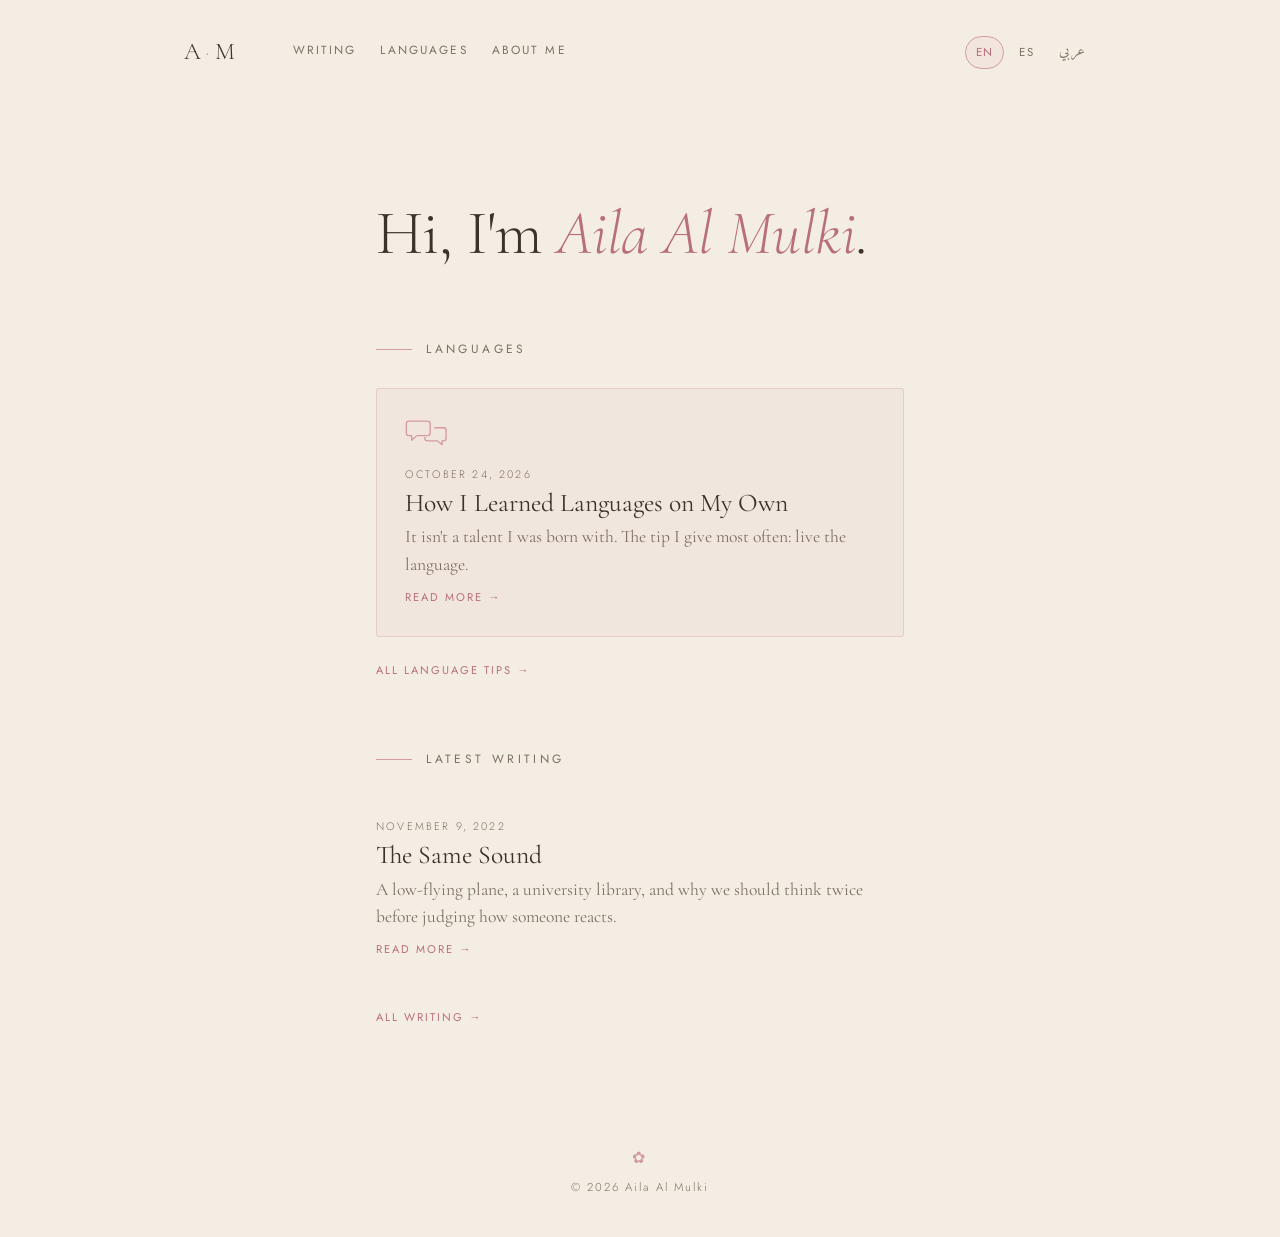
<file: index.html>
<!doctype html>
<html lang="en" dir="ltr">
<head>
  <meta charset="utf-8">
  <meta name="viewport" content="width=device-width, initial-scale=1">
  <title>Aila Al Mulki</title>
  <meta name="description" content="Personal blog of Aila Al Mulki — researcher and developer at VirusTotal, working on malware and AI.">
  <link rel="preconnect" href="https://fonts.googleapis.com">
  <link rel="preconnect" href="https://fonts.gstatic.com" crossorigin>
  <link href="https://fonts.googleapis.com/css2?family=Cormorant+Garamond:ital,wght@0,300;0,400;0,500;1,300;1,400&family=Jost:wght@300;400&family=Amiri:wght@400;700&display=swap" rel="stylesheet">
  <link rel="stylesheet" href="styles.css?v=20261024e">
</head>
<body>
  <header class="site-header">
    <a class="monogram" href="./" aria-label="Aila Al Mulki — home">A<span>·</span>M</a>

    <nav class="site-nav" aria-label="Main">
      <a href="writing.html" data-i18n="navWriting">Writing</a>
      <a href="languages.html" data-i18n="navLanguages">Languages</a>
      <a href="about.html" data-i18n="navAbout">About me</a>
    </nav>

    <nav class="lang-switch" aria-label="Language">
      <button type="button" data-lang="en" lang="en">EN</button>
      <button type="button" data-lang="es" lang="es">ES</button>
      <button type="button" data-lang="ar" lang="ar" class="ar">عربي</button>
    </nav>
  </header>

  <main>
    <section class="hero">
      <h1 data-i18n="greeting">Hi, I'm <em>Aila Al Mulki</em>.</h1>
    </section>

    <section class="languages-feature" aria-labelledby="languages-title">
      <h2 id="languages-title"><span class="rule" aria-hidden="true"></span><span data-i18n="languagesTitle">Languages</span></h2>
      <ul class="post-list post-cards" data-posts="1" data-section="languages"></ul>
      <a class="more-link" href="languages.html" data-i18n="allLanguages">All language tips →</a>
    </section>

    <section class="writing" aria-labelledby="latest-title">
      <h2 id="latest-title"><span class="rule" aria-hidden="true"></span><span data-i18n="latestTitle">Latest writing</span></h2>
      <ul class="post-list" data-posts="2"></ul>
      <a class="more-link" href="writing.html" data-i18n="allWriting">All writing →</a>
    </section>
  </main>

  <footer class="site-footer">
    <span class="flower" aria-hidden="true">✿</span>
    <p dir="ltr">© <span id="year"></span> Aila Al Mulki</p>
  </footer>

  <script src="i18n.js?v=20261024e"></script>
  <script src="posts.js?v=20261024e"></script>
  <script src="main.js?v=20261024e"></script>
</body>
</html>
</file>
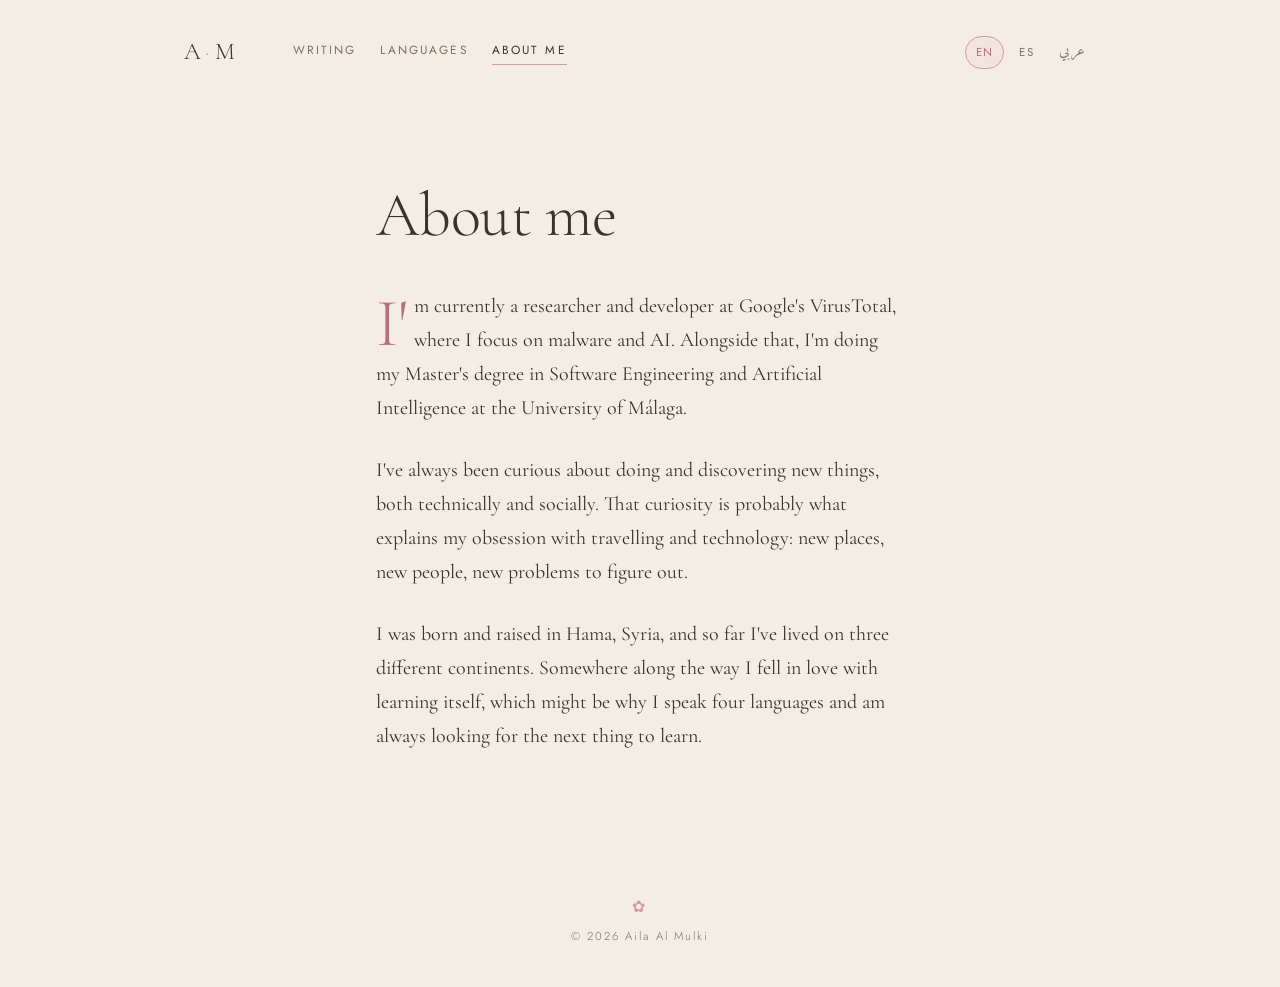
<file: about.html>
<!doctype html>
<html lang="en" dir="ltr">
<head>
  <meta charset="utf-8">
  <meta name="viewport" content="width=device-width, initial-scale=1">
  <title>About me · Aila Al Mulki</title>
  <meta name="description" content="Personal blog of Aila Al Mulki — researcher and developer at VirusTotal, working on malware and AI.">
  <link rel="preconnect" href="https://fonts.googleapis.com">
  <link rel="preconnect" href="https://fonts.gstatic.com" crossorigin>
  <link href="https://fonts.googleapis.com/css2?family=Cormorant+Garamond:ital,wght@0,300;0,400;0,500;1,300;1,400&family=Jost:wght@300;400&family=Amiri:wght@400;700&display=swap" rel="stylesheet">
  <link rel="stylesheet" href="styles.css?v=20261024e">
</head>
<body data-title-key="titleAbout">
  <header class="site-header">
    <a class="monogram" href="./" aria-label="Aila Al Mulki — home">A<span>·</span>M</a>

    <nav class="site-nav" aria-label="Main">
      <a href="writing.html" data-i18n="navWriting">Writing</a>
      <a href="languages.html" data-i18n="navLanguages">Languages</a>
      <a href="about.html" data-i18n="navAbout" aria-current="page">About me</a>
    </nav>

    <nav class="lang-switch" aria-label="Language">
      <button type="button" data-lang="en" lang="en">EN</button>
      <button type="button" data-lang="es" lang="es">ES</button>
      <button type="button" data-lang="ar" lang="ar" class="ar">عربي</button>
    </nav>
  </header>

  <main>
    <section class="about page-top" aria-labelledby="about-title">
      <h1 class="page-title" id="about-title" data-i18n="aboutTitle">About me</h1>

      <div class="prose">
        <p data-i18n="p1"></p>
        <p data-i18n="p2"></p>
        <p data-i18n="p3"></p>
      </div>
    </section>
  </main>

  <footer class="site-footer">
    <span class="flower" aria-hidden="true">✿</span>
    <p dir="ltr">© <span id="year"></span> Aila Al Mulki</p>
  </footer>

  <script src="i18n.js?v=20261024e"></script>
  <script src="posts.js?v=20261024e"></script>
  <script src="main.js?v=20261024e"></script>
</body>
</html>
</file>
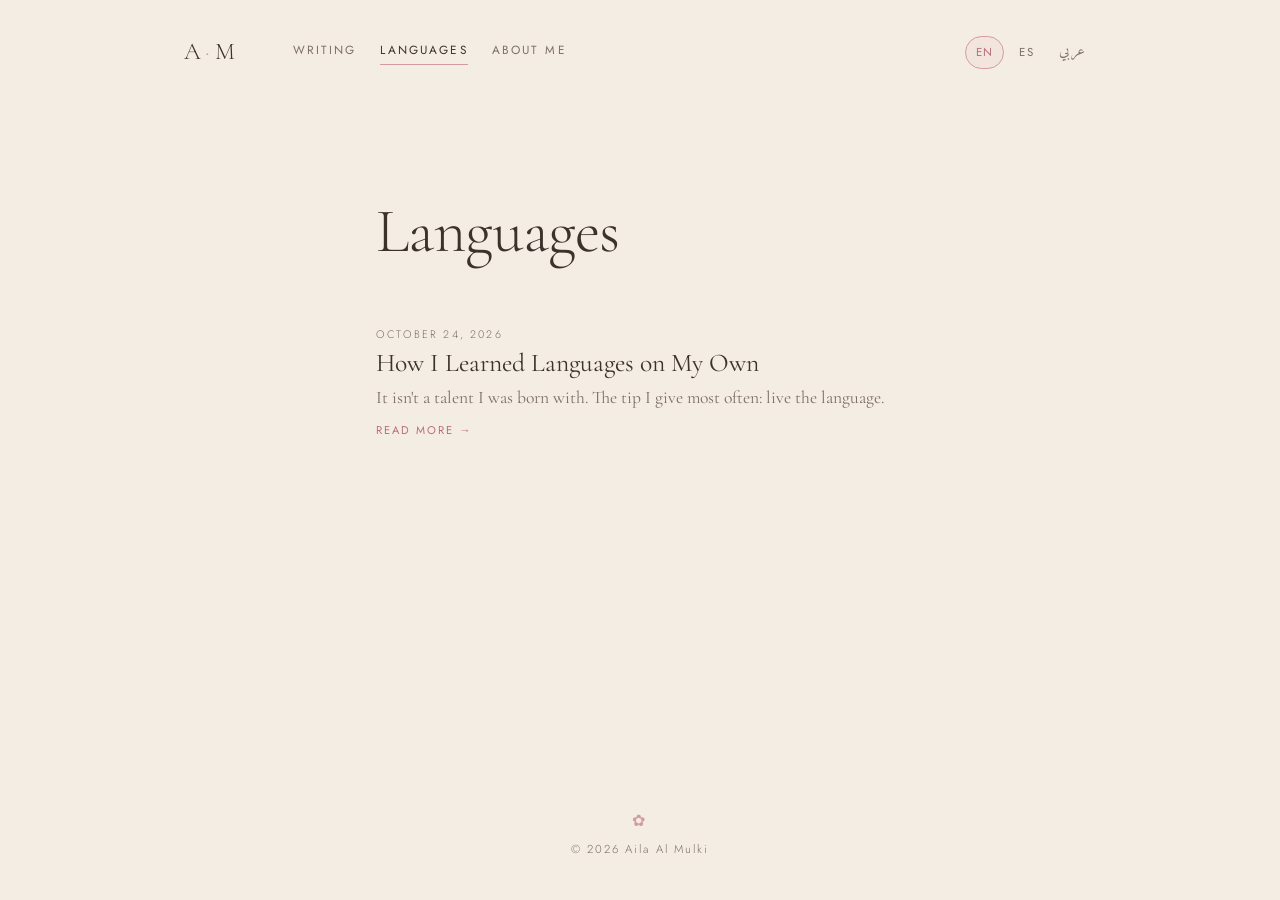
<file: languages.html>
<!doctype html>
<html lang="en" dir="ltr">
<head>
  <meta charset="utf-8">
  <meta name="viewport" content="width=device-width, initial-scale=1">
  <title>Languages · Aila Al Mulki</title>
  <meta name="description" content="Personal blog of Aila Al Mulki — researcher and developer at VirusTotal, working on malware and AI.">
  <link rel="preconnect" href="https://fonts.googleapis.com">
  <link rel="preconnect" href="https://fonts.gstatic.com" crossorigin>
  <link href="https://fonts.googleapis.com/css2?family=Cormorant+Garamond:ital,wght@0,300;0,400;0,500;1,300;1,400&family=Jost:wght@300;400&family=Amiri:wght@400;700&display=swap" rel="stylesheet">
  <link rel="stylesheet" href="styles.css?v=20261024e">
</head>
<body data-title-key="titleLanguages">
  <header class="site-header">
    <a class="monogram" href="./" aria-label="Aila Al Mulki — home">A<span>·</span>M</a>

    <nav class="site-nav" aria-label="Main">
      <a href="writing.html" data-i18n="navWriting">Writing</a>
      <a href="languages.html" data-i18n="navLanguages" aria-current="page">Languages</a>
      <a href="about.html" data-i18n="navAbout">About me</a>
    </nav>

    <nav class="lang-switch" aria-label="Language">
      <button type="button" data-lang="en" lang="en">EN</button>
      <button type="button" data-lang="es" lang="es">ES</button>
      <button type="button" data-lang="ar" lang="ar" class="ar">عربي</button>
    </nav>
  </header>

  <main>
    <section class="writing page-top" aria-labelledby="writing-title">
      <h1 class="page-title" id="writing-title" data-i18n="languagesTitle">Languages</h1>
      <ul class="post-list" data-posts="all" data-section="languages"></ul>
    </section>
  </main>

  <footer class="site-footer">
    <span class="flower" aria-hidden="true">✿</span>
    <p dir="ltr">© <span id="year"></span> Aila Al Mulki</p>
  </footer>

  <script src="i18n.js?v=20261024e"></script>
  <script src="posts.js?v=20261024e"></script>
  <script src="main.js?v=20261024e"></script>
</body>
</html>
</file>
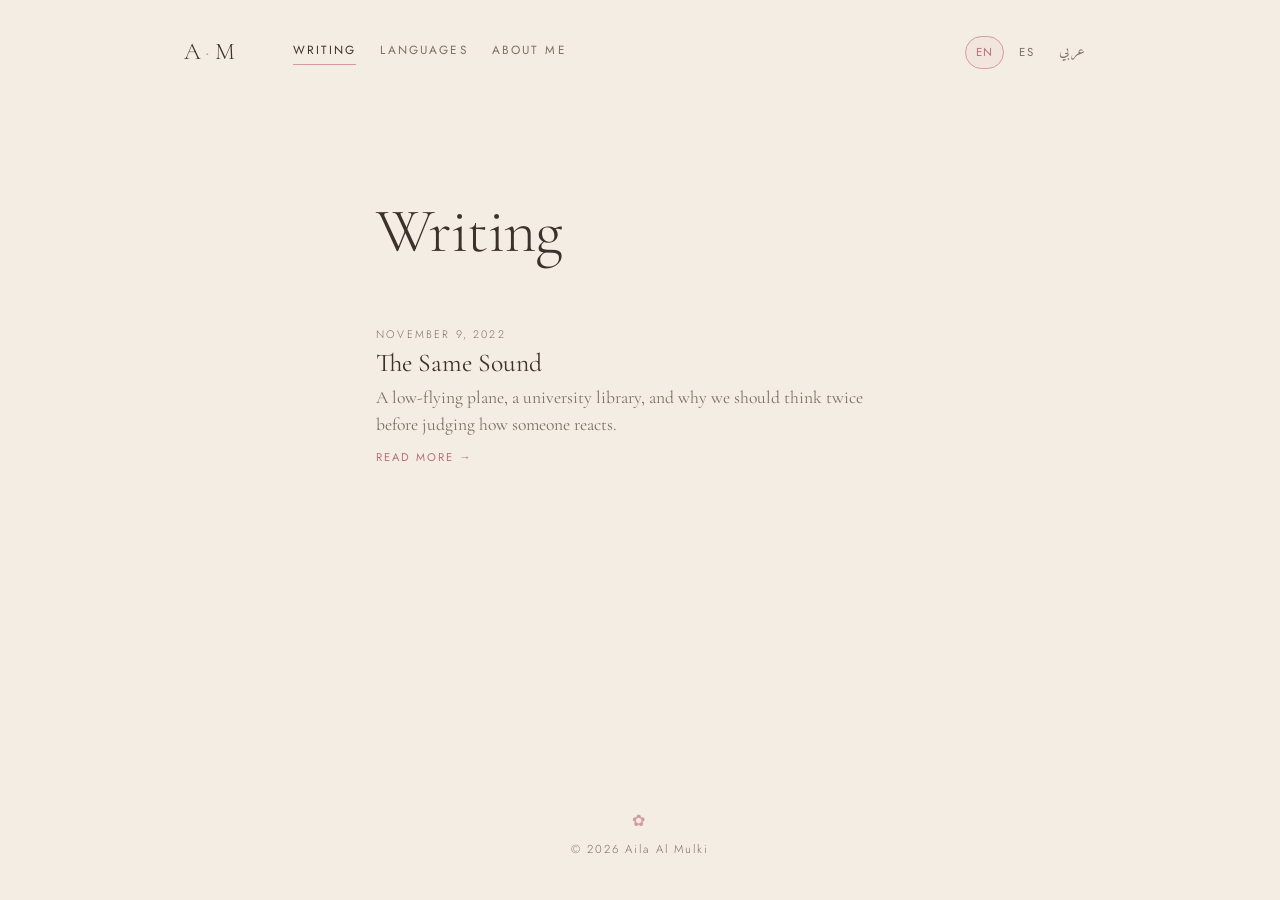
<file: writing.html>
<!doctype html>
<html lang="en" dir="ltr">
<head>
  <meta charset="utf-8">
  <meta name="viewport" content="width=device-width, initial-scale=1">
  <title>Writing · Aila Al Mulki</title>
  <meta name="description" content="Personal blog of Aila Al Mulki — researcher and developer at VirusTotal, working on malware and AI.">
  <link rel="preconnect" href="https://fonts.googleapis.com">
  <link rel="preconnect" href="https://fonts.gstatic.com" crossorigin>
  <link href="https://fonts.googleapis.com/css2?family=Cormorant+Garamond:ital,wght@0,300;0,400;0,500;1,300;1,400&family=Jost:wght@300;400&family=Amiri:wght@400;700&display=swap" rel="stylesheet">
  <link rel="stylesheet" href="styles.css?v=20261024e">
</head>
<body data-title-key="titleWriting">
  <header class="site-header">
    <a class="monogram" href="./" aria-label="Aila Al Mulki — home">A<span>·</span>M</a>

    <nav class="site-nav" aria-label="Main">
      <a href="writing.html" data-i18n="navWriting" aria-current="page">Writing</a>
      <a href="languages.html" data-i18n="navLanguages">Languages</a>
      <a href="about.html" data-i18n="navAbout">About me</a>
    </nav>

    <nav class="lang-switch" aria-label="Language">
      <button type="button" data-lang="en" lang="en">EN</button>
      <button type="button" data-lang="es" lang="es">ES</button>
      <button type="button" data-lang="ar" lang="ar" class="ar">عربي</button>
    </nav>
  </header>

  <main>
    <section class="writing page-top" aria-labelledby="writing-title">
      <h1 class="page-title" id="writing-title" data-i18n="writingTitle">Writing</h1>
      <ul class="post-list" data-posts="all"></ul>
    </section>
  </main>

  <footer class="site-footer">
    <span class="flower" aria-hidden="true">✿</span>
    <p dir="ltr">© <span id="year"></span> Aila Al Mulki</p>
  </footer>

  <script src="i18n.js?v=20261024e"></script>
  <script src="posts.js?v=20261024e"></script>
  <script src="main.js?v=20261024e"></script>
</body>
</html>
</file>
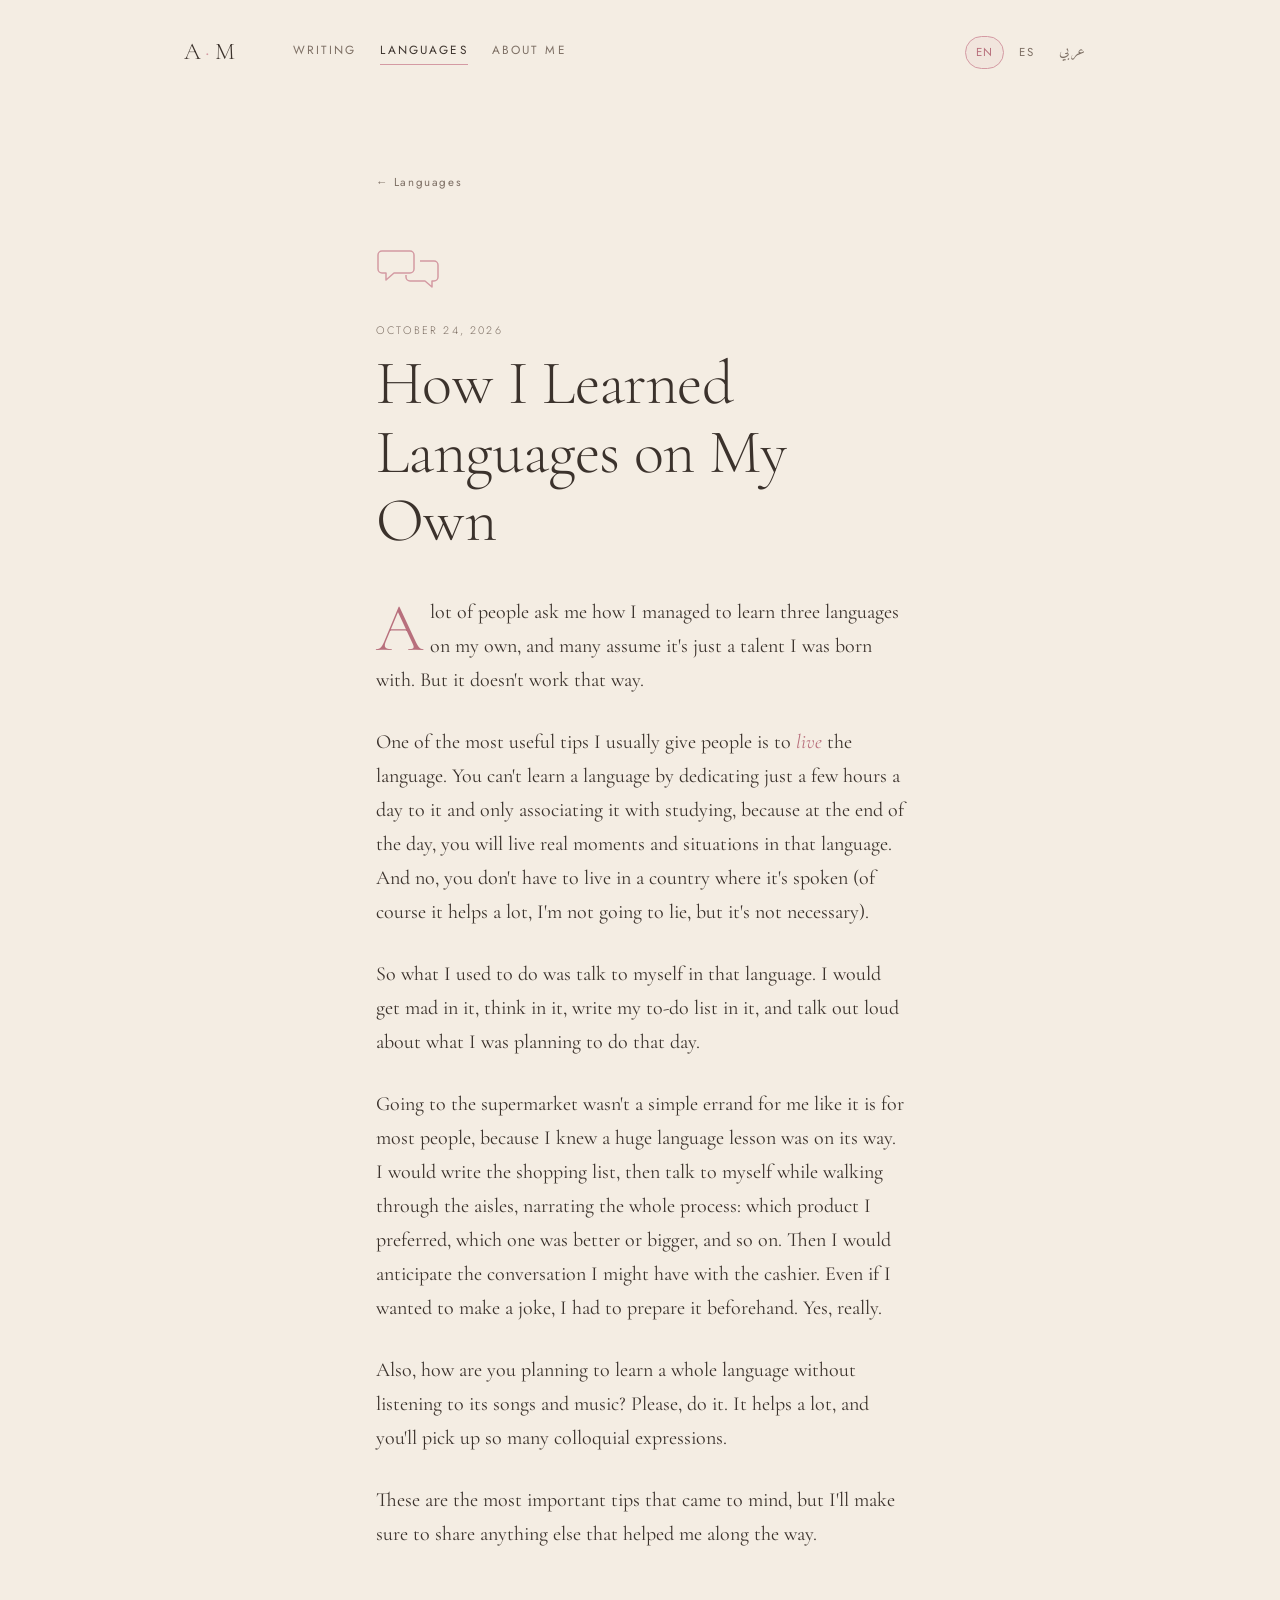
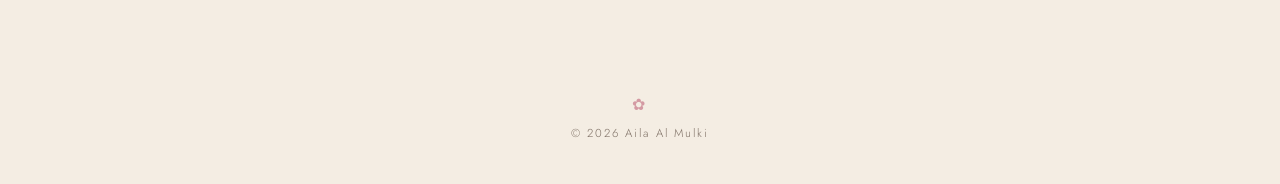
<file: posts/how-i-learned-languages-on-my-own.html>
<!doctype html>
<html lang="en" dir="ltr">
<head>
  <meta charset="utf-8">
  <meta name="viewport" content="width=device-width, initial-scale=1">
  <title>How I Learned Languages on My Own · Aila Al Mulki</title>
  <meta name="description" content="It isn't a talent I was born with. The tip I give most often: live the language.">
  <link rel="preconnect" href="https://fonts.googleapis.com">
  <link rel="preconnect" href="https://fonts.gstatic.com" crossorigin>
  <link href="https://fonts.googleapis.com/css2?family=Cormorant+Garamond:ital,wght@0,300;0,400;0,500;1,300;1,400&family=Jost:wght@300;400&family=Amiri:wght@400;700&display=swap" rel="stylesheet">
  <link rel="stylesheet" href="../styles.css?v=20261024e">
</head>
<body data-post="how-i-learned-languages-on-my-own">
  <header class="site-header">
    <a class="monogram" href="../" aria-label="Aila Al Mulki — home">A<span>·</span>M</a>

    <nav class="site-nav" aria-label="Main">
      <a href="../writing.html" data-i18n="navWriting">Writing</a>
      <a href="../languages.html" data-i18n="navLanguages" aria-current="page">Languages</a>
      <a href="../about.html" data-i18n="navAbout">About me</a>
    </nav>

    <nav class="lang-switch" aria-label="Language">
      <button type="button" data-lang="en" lang="en">EN</button>
      <button type="button" data-lang="es" lang="es">ES</button>
      <button type="button" data-lang="ar" lang="ar" class="ar">عربي</button>
    </nav>
  </header>

  <main>
    <article class="post">
      <a class="back" href="../languages.html" data-i18n="back">← Languages</a>

      <header class="post-header">
        <svg class="post-icon" viewBox="0 0 64 48" aria-hidden="true">
          <path d="M6 6h28a4 4 0 0 1 4 4v14a4 4 0 0 1-4 4H18l-8 7v-7H6a4 4 0 0 1-4-4V10a4 4 0 0 1 4-4z"/>
          <path d="M44 16h14a4 4 0 0 1 4 4v12a4 4 0 0 1-4 4h-2v6l-7-6H34a4 4 0 0 1-4-4v-2"/>
        </svg>
        <time datetime="2026-10-24" data-i18n="postDate">October 24, 2026</time>
        <h1 data-i18n="postTitle">How I Learned Languages on My Own</h1>
      </header>

      <div class="prose" data-i18n="body"></div>
    </article>
  </main>

  <footer class="site-footer">
    <span class="flower" aria-hidden="true">✿</span>
    <p dir="ltr">© <span id="year"></span> Aila Al Mulki</p>
  </footer>

  <script src="../i18n.js?v=20261024e"></script>
  <script src="../posts.js?v=20261024e"></script>
  <script src="how-i-learned-languages-on-my-own.js?v=20261024e"></script>
  <script src="../main.js?v=20261024e"></script>
</body>
</html>
</file>
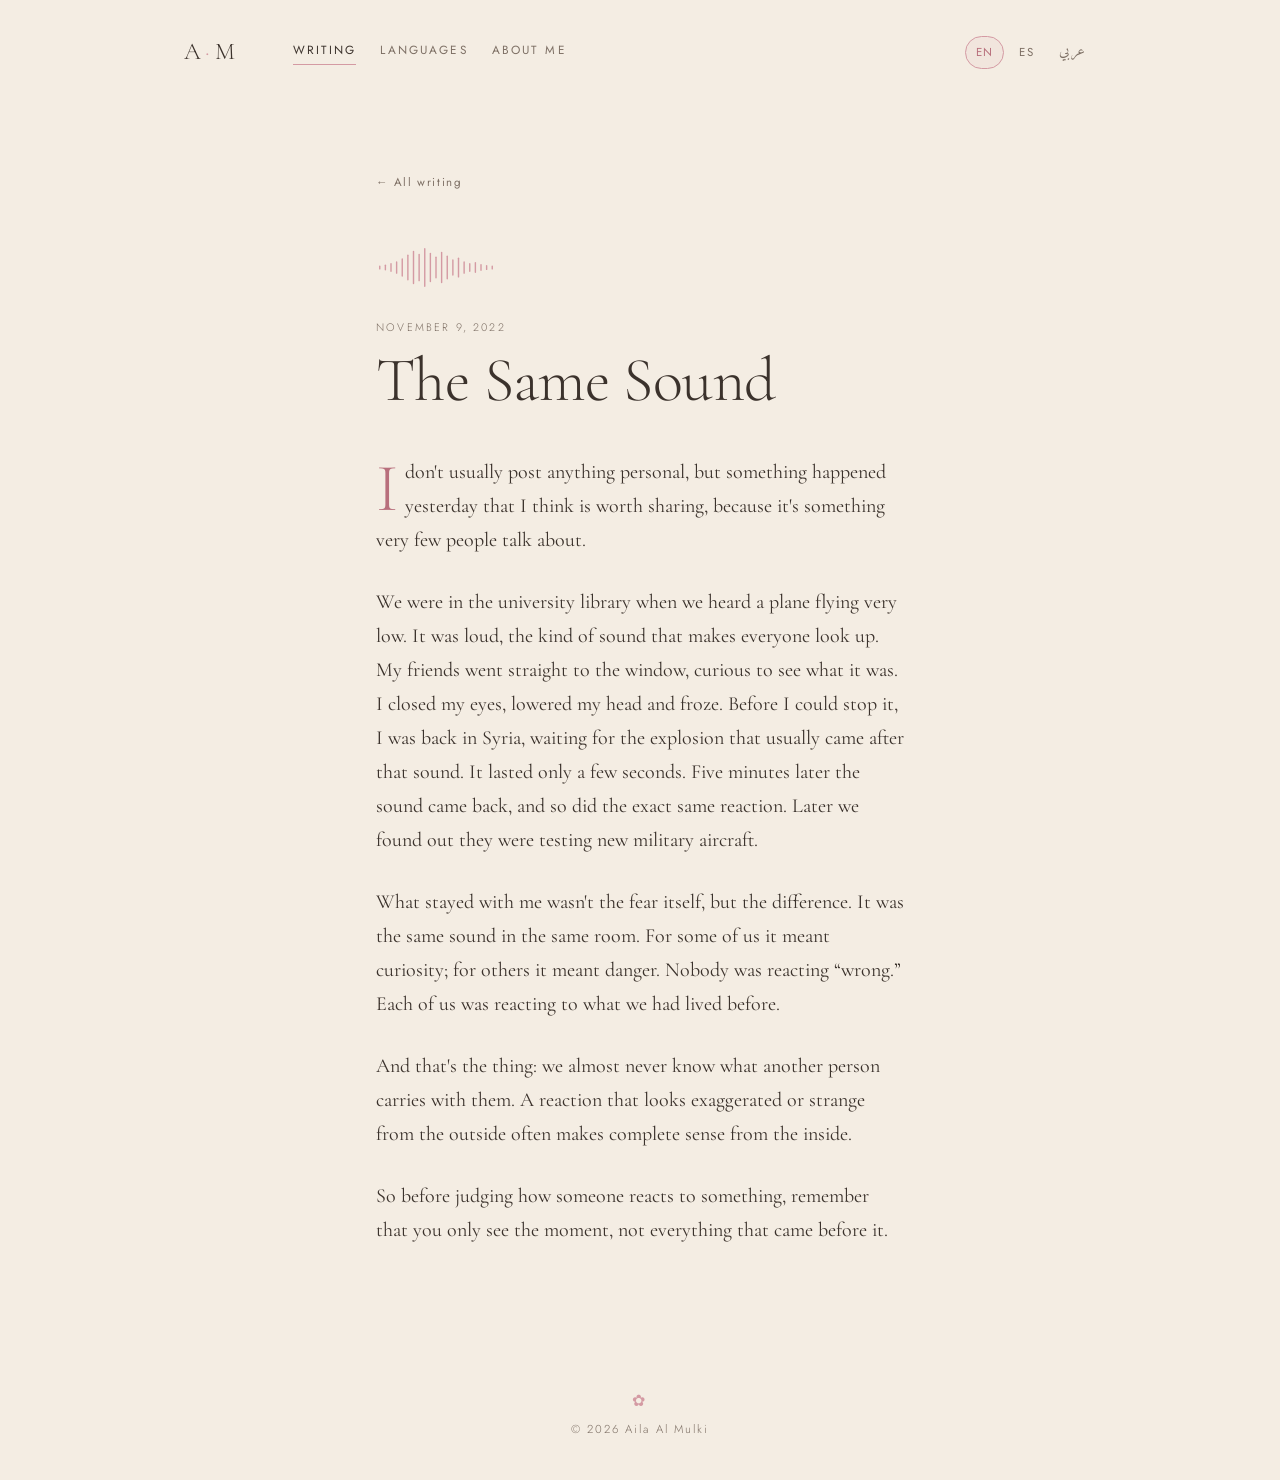
<file: posts/the-same-sound.html>
<!doctype html>
<html lang="en" dir="ltr">
<head>
  <meta charset="utf-8">
  <meta name="viewport" content="width=device-width, initial-scale=1">
  <title>The Same Sound · Aila Al Mulki</title>
  <meta name="description" content="A low-flying plane, a university library, and why we should think twice before judging how someone reacts.">
  <link rel="preconnect" href="https://fonts.googleapis.com">
  <link rel="preconnect" href="https://fonts.gstatic.com" crossorigin>
  <link href="https://fonts.googleapis.com/css2?family=Cormorant+Garamond:ital,wght@0,300;0,400;0,500;1,300;1,400&family=Jost:wght@300;400&family=Amiri:wght@400;700&display=swap" rel="stylesheet">
  <link rel="stylesheet" href="../styles.css?v=20261024e">
</head>
<body data-post="the-same-sound">
  <header class="site-header">
    <a class="monogram" href="../" aria-label="Aila Al Mulki — home">A<span>·</span>M</a>

    <nav class="site-nav" aria-label="Main">
      <a href="../writing.html" data-i18n="navWriting" aria-current="page">Writing</a>
      <a href="../languages.html" data-i18n="navLanguages">Languages</a>
      <a href="../about.html" data-i18n="navAbout">About me</a>
    </nav>

    <nav class="lang-switch" aria-label="Language">
      <button type="button" data-lang="en" lang="en">EN</button>
      <button type="button" data-lang="es" lang="es">ES</button>
      <button type="button" data-lang="ar" lang="ar" class="ar">عربي</button>
    </nav>
  </header>

  <main>
    <article class="post">
      <a class="back" href="../writing.html" data-i18n="back">← All writing</a>

      <header class="post-header">
        <svg class="waveform" viewBox="0 0 128 48" aria-hidden="true">
          <line x1="4" y1="22.5" x2="4" y2="25.5"/><line x1="10" y1="21.5" x2="10" y2="26.5"/><line x1="16" y1="20" x2="16" y2="28"/><line x1="22" y1="18" x2="22" y2="30"/><line x1="28" y1="15" x2="28" y2="33"/><line x1="34" y1="11" x2="34" y2="37"/><line x1="40" y1="7" x2="40" y2="41"/><line x1="46" y1="10" x2="46" y2="38"/><line x1="52" y1="4" x2="52" y2="44"/><line x1="58" y1="9" x2="58" y2="39"/><line x1="64" y1="13" x2="64" y2="35"/><line x1="70" y1="8" x2="70" y2="40"/><line x1="76" y1="12" x2="76" y2="36"/><line x1="82" y1="16" x2="82" y2="32"/><line x1="88" y1="14" x2="88" y2="34"/><line x1="94" y1="18" x2="94" y2="30"/><line x1="100" y1="20" x2="100" y2="28"/><line x1="106" y1="19" x2="106" y2="29"/><line x1="112" y1="21" x2="112" y2="27"/><line x1="118" y1="22" x2="118" y2="26"/><line x1="124" y1="22.5" x2="124" y2="25.5"/>
        </svg>
        <time datetime="2022-11-09" data-i18n="postDate">November 9, 2022</time>
        <h1 data-i18n="postTitle">The Same Sound</h1>
      </header>

      <div class="prose" data-i18n="body"></div>
    </article>
  </main>

  <footer class="site-footer">
    <span class="flower" aria-hidden="true">✿</span>
    <p dir="ltr">© <span id="year"></span> Aila Al Mulki</p>
  </footer>

  <script src="../i18n.js?v=20261024e"></script>
  <script src="../posts.js?v=20261024e"></script>
  <script src="the-same-sound.js?v=20261024e"></script>
  <script src="../main.js?v=20261024e"></script>
</body>
</html>
</file>
<file: styles.css>
:root {
  --bg: #f4ede3;          /* warm beige */
  --bg-soft: #ece2d4;
  --ink: #3b322c;         /* soft espresso, not black */
  --ink-muted: #7d6f64;
  --pink: #d49aa3;        /* dusty rose */
  --pink-deep: #b86f7c;
  --line: #dccfbf;

  --serif: "Cormorant Garamond", "Cormorant", Garamond, Georgia, serif;
  --sans: "Jost", "Helvetica Neue", Arial, sans-serif;
  --arabic: "Amiri", "Noto Naskh Arabic", "Geeza Pro", serif;

  --measure: 36rem;
}

*,
*::before,
*::after { box-sizing: border-box; }

html { -webkit-text-size-adjust: 100%; }

body {
  margin: 0;
  min-height: 100vh;
  display: flex;
  flex-direction: column;
  background: var(--bg);
  color: var(--ink);
  font-family: var(--serif);
  font-weight: 400;
  font-size: 1.25rem;
  line-height: 1.7;
  -webkit-font-smoothing: antialiased;
  text-rendering: optimizeLegibility;
}

::selection { background: var(--pink); color: #fff; }

a { color: inherit; }

/* ---------- Header ---------- */

.site-header {
  display: flex;
  justify-content: space-between;
  align-items: center;
  gap: 1rem;
  width: 100%;
  max-width: 60rem;
  margin: 0 auto;
  padding: 2rem 1.5rem 0;
}

.monogram {
  font-family: var(--serif);
  font-size: 1.5rem;
  font-weight: 300;
  letter-spacing: 0.08em;
  text-decoration: none;
}
.monogram span { color: var(--pink); margin: 0 0.1em; }

.site-nav {
  display: flex;
  gap: 1.5rem;
  margin-inline-start: 2.5rem;
  margin-inline-end: auto;
  font-family: var(--sans);
  font-size: 0.74rem;
  letter-spacing: 0.18em;
  text-transform: uppercase;
}
.site-nav a {
  color: var(--ink-muted);
  text-decoration: none;
  padding-bottom: 0.2rem;
  border-bottom: 1px solid transparent;
  transition: color 0.2s, border-color 0.2s;
}
.site-nav a:hover { color: var(--pink-deep); }
.site-nav a[aria-current="page"] { color: var(--ink); border-bottom-color: var(--pink); }
.site-nav a:focus-visible { outline: 1px solid var(--pink-deep); outline-offset: 3px; }

.lang-switch {
  display: flex;
  gap: 0.25rem;
  font-family: var(--sans);
}

.lang-switch button {
  appearance: none;
  border: 1px solid transparent;
  background: none;
  color: var(--ink-muted);
  font: inherit;
  font-size: 0.72rem;
  font-weight: 400;
  letter-spacing: 0.14em;
  padding: 0.35rem 0.6rem;
  border-radius: 999px;
  cursor: pointer;
  transition: color 0.2s, border-color 0.2s, background-color 0.2s;
}
.lang-switch button.ar {
  font-family: var(--arabic);
  font-size: 0.9rem;
  letter-spacing: 0;
  padding-block: 0.15rem;
}
.lang-switch button:hover { color: var(--pink-deep); }
.lang-switch button[aria-pressed="true"] {
  color: var(--pink-deep);
  border-color: var(--pink);
  background: rgba(212, 154, 163, 0.1);
}
.lang-switch button:focus-visible,
.monogram:focus-visible {
  outline: 1px solid var(--pink-deep);
  outline-offset: 3px;
}

/* ---------- Main ---------- */

main {
  flex: 1;
  width: 100%;
  max-width: var(--measure);
  margin: 0 auto;
  padding: 0 1.5rem;
}

.hero { padding: clamp(4rem, 14vh, 8rem) 0 3.5rem; }

h1 {
  margin: 0;
  font-size: clamp(2.6rem, 8vw, 3.9rem);
  font-weight: 300;
  line-height: 1.1;
  letter-spacing: -0.01em;
}
h1 em {
  font-style: italic;
  font-weight: 300;
  color: var(--pink-deep);
}

h2 {
  display: flex;
  align-items: center;
  gap: 0.9rem;
  margin: 0 0 1.75rem;
  font-family: var(--sans);
  font-size: 0.75rem;
  font-weight: 400;
  letter-spacing: 0.28em;
  text-transform: uppercase;
  color: var(--ink-muted);
}
h2 .rule {
  display: inline-block;
  width: 2.25rem;
  height: 1px;
  background: var(--pink);
}

.prose p { margin: 0 0 1.4em; font-weight: 400; }
.prose p:first-child::first-letter {
  float: left;
  font-size: 3.4em;
  line-height: 0.85;
  padding: 0.08em 0.1em 0 0;
  color: var(--pink-deep);
  font-weight: 300;
}

/* ---------- Writing list ---------- */

.writing { margin-top: 1rem; }

.post-list { list-style: none; margin: 0; padding: 0; }
.post-list li + li { border-top: 1px solid var(--line); }
.post-list a {
  display: block;
  padding: 1.25rem 0;
  text-decoration: none;
}
.post-list time,
.post-header time {
  display: block;
  font-family: var(--sans);
  font-size: 0.68rem;
  font-weight: 300;
  letter-spacing: 0.2em;
  text-transform: uppercase;
  color: var(--ink-muted);
}
.post-title {
  display: block;
  margin: 0.2rem 0 0.3rem;
  font-size: 1.6rem;
  font-weight: 400;
  line-height: 1.25;
  transition: color 0.2s;
}
.post-list a:hover .post-title { color: var(--pink-deep); }
.post-excerpt { display: block; color: var(--ink-muted); font-size: 1.1rem; line-height: 1.55; }

.read-more,
.more-link {
  display: inline-block;
  font-family: var(--sans);
  font-size: 0.7rem;
  letter-spacing: 0.18em;
  text-transform: uppercase;
  color: var(--pink-deep);
  text-decoration: none;
}
.read-more { margin-top: 0.6rem; }
.post-list a:hover .read-more,
.more-link:hover { color: var(--ink); }
.more-link { margin-top: 1.5rem; }

.page-top { padding-top: clamp(3.5rem, 12vh, 7rem); }
.page-title { margin-bottom: 2.5rem; }

/* ---------- Languages card on the homepage ---------- */

.languages-feature { margin-top: 1rem; }
.languages-feature + .writing { margin-top: 4rem; }

.post-cards li + li { border-top: none; margin-top: 1rem; }
.post-cards a {
  padding: 1.75rem 1.75rem 1.5rem;
  background: rgba(212, 154, 163, 0.08);
  border: 1px solid rgba(212, 154, 163, 0.35);
  border-radius: 3px;
  transition: background-color 0.2s, border-color 0.2s;
}
.post-cards a:hover {
  background: rgba(212, 154, 163, 0.14);
  border-color: var(--pink);
}
.post-cards a::before {
  content: "";
  display: block;
  width: 2.6rem;
  height: 2rem;
  margin-bottom: 1rem;
  background: url("data:image/svg+xml,%3Csvg xmlns='http://www.w3.org/2000/svg' viewBox='0 0 64 48' fill='none' stroke='%23d49aa3' stroke-width='2' stroke-linejoin='round'%3E%3Cpath d='M6 6h28a4 4 0 0 1 4 4v14a4 4 0 0 1-4 4H18l-8 7v-7H6a4 4 0 0 1-4-4V10a4 4 0 0 1 4-4z'/%3E%3Cpath d='M44 16h14a4 4 0 0 1 4 4v12a4 4 0 0 1-4 4h-2v6l-7-6H34a4 4 0 0 1-4-4v-2'/%3E%3C/svg%3E") no-repeat left center / contain;
}
html[dir="rtl"] .post-cards a::before { background-position: right center; }

/* ---------- Single post ---------- */

.post { padding-top: clamp(3rem, 10vh, 6rem); }

.back {
  font-family: var(--sans);
  font-size: 0.72rem;
  letter-spacing: 0.14em;
  color: var(--ink-muted);
  text-decoration: none;
}
.back:hover { color: var(--pink-deep); }

.post-header { margin: 3rem 0 2.5rem; }
.post-header h1 { margin-top: 0.6rem; }

.waveform {
  display: block;
  width: 7.5rem;
  height: auto;
  margin-bottom: 1.75rem;
  stroke: var(--pink);
  stroke-width: 1.5;
  stroke-linecap: round;
}

.post-icon {
  display: block;
  width: 4rem;
  height: auto;
  margin-bottom: 1.75rem;
  fill: none;
  stroke: var(--pink);
  stroke-width: 1.5;
  stroke-linejoin: round;
}

.prose em { color: var(--pink-deep); }

/* ---------- Footer ---------- */

.site-footer {
  margin-top: 5rem;
  padding: 2rem 1.5rem 2.5rem;
  text-align: center;
  font-family: var(--sans);
  font-size: 0.72rem;
  font-weight: 300;
  letter-spacing: 0.18em;
  color: var(--ink-muted);
}
.site-footer p { margin: 0.4rem 0 0; }
.flower { color: var(--pink); font-size: 1rem; }

/* ---------- Arabic (RTL) ---------- */

html[lang="ar"] body { font-family: var(--arabic); font-size: 1.2rem; line-height: 1.95; }
html[lang="ar"] h1 { font-family: var(--arabic); font-weight: 400; line-height: 1.4; letter-spacing: 0; }
html[lang="ar"] h1 em { font-style: normal; }
html[lang="ar"] h2 {
  font-family: var(--arabic);
  letter-spacing: 0;
  text-transform: none;
  font-size: 0.95rem;
}
html[lang="ar"] .prose p:first-child::first-letter {
  float: none; font-size: inherit; padding: 0; color: inherit; line-height: inherit;
}

html[lang="ar"] .site-nav a,
html[lang="ar"] .read-more,
html[lang="ar"] .more-link,
html[lang="ar"] .post-list time,
html[lang="ar"] .post-header time,
html[lang="ar"] .back {
  font-family: var(--arabic);
  letter-spacing: 0;
  text-transform: none;
  font-size: 0.95rem;
}
html[lang="ar"] .post-title { font-family: var(--arabic); font-size: 1.45rem; line-height: 1.6; }

html[lang="ar"] .prose em { font-style: normal; }

/* ---------- Gentle fade when switching language ---------- */

main { transition: opacity 0.25s ease; }
main.is-switching { opacity: 0; }

@media (prefers-reduced-motion: reduce) {
  main, .lang-switch button { transition: none; }
}

@media (max-width: 30rem) {
  body { font-size: 1.15rem; }
  .site-header { padding-top: 1.5rem; padding-inline: 1rem; flex-wrap: wrap; row-gap: 0.75rem; }
  .site-nav { order: 3; width: 100%; margin: 0; }
  main { padding: 0 1rem; }
  .lang-switch button { padding: 0.3rem 0.45rem; }
}
</file>
